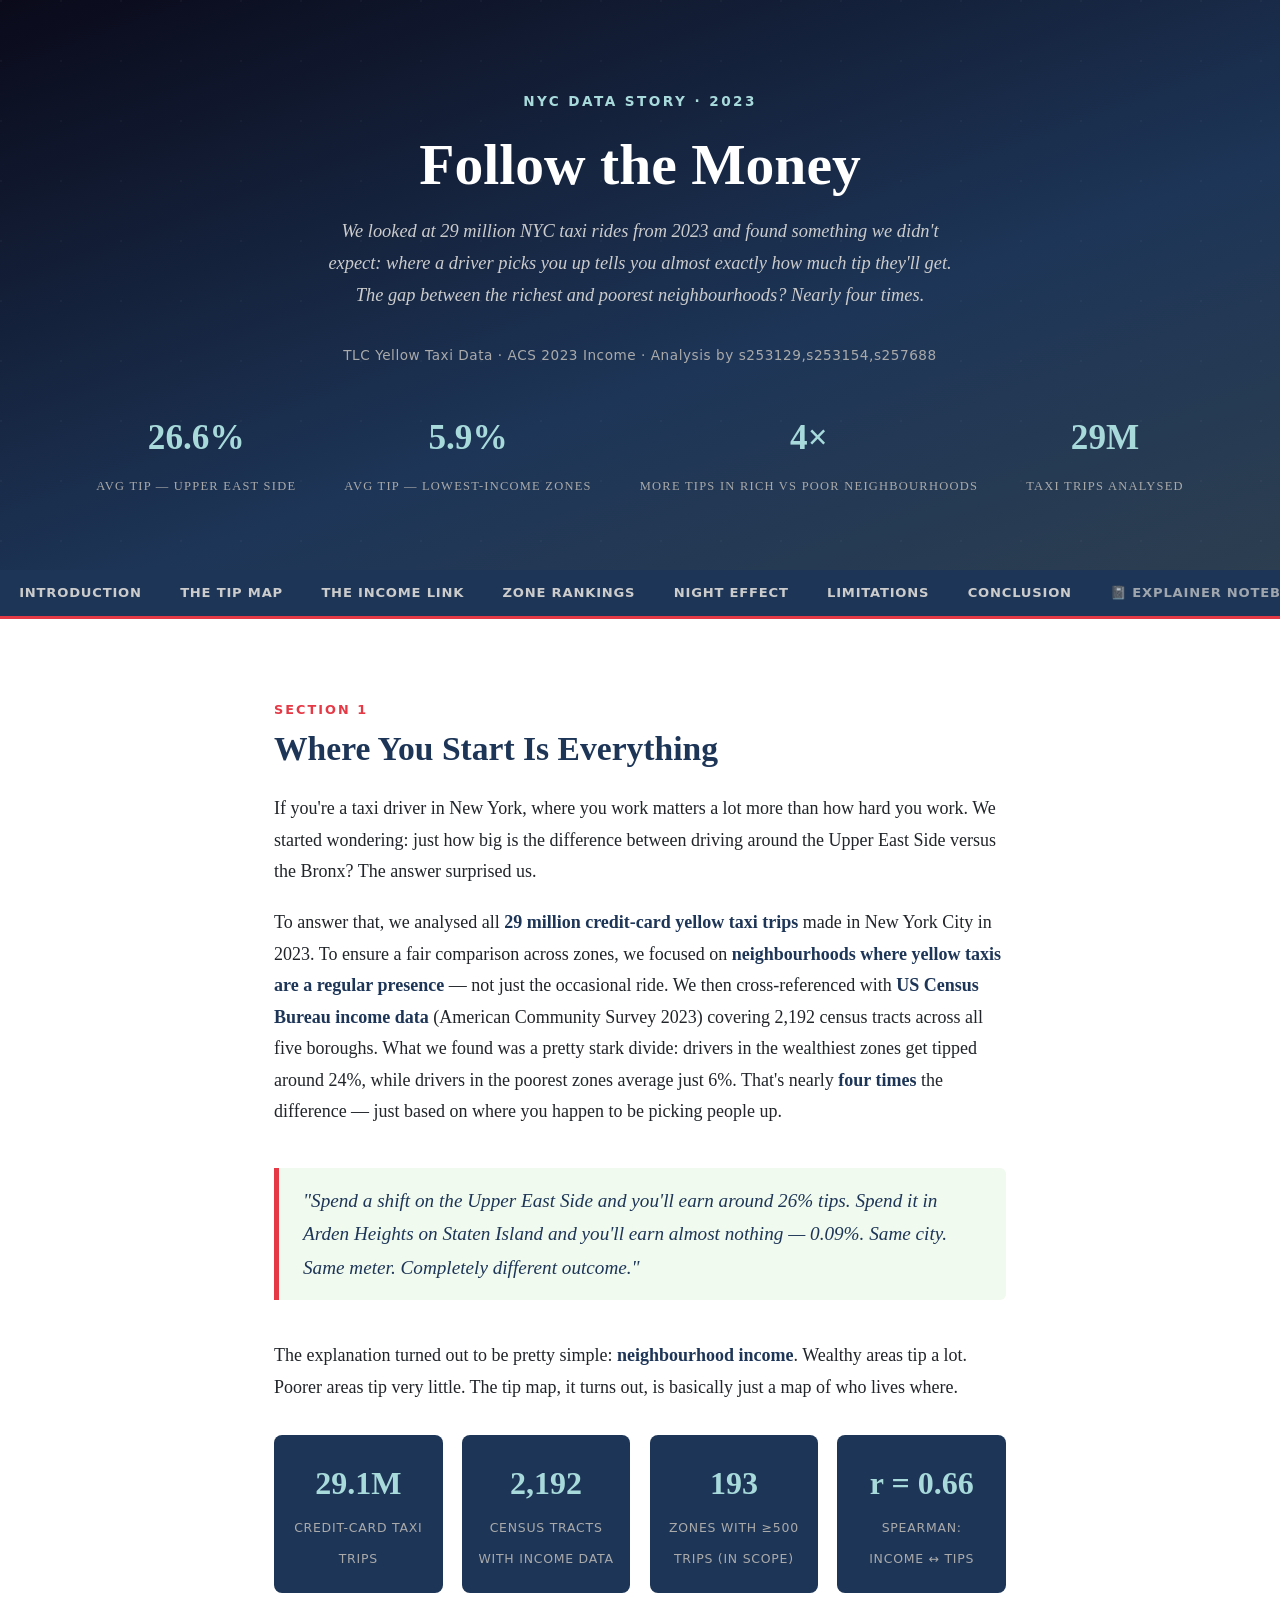
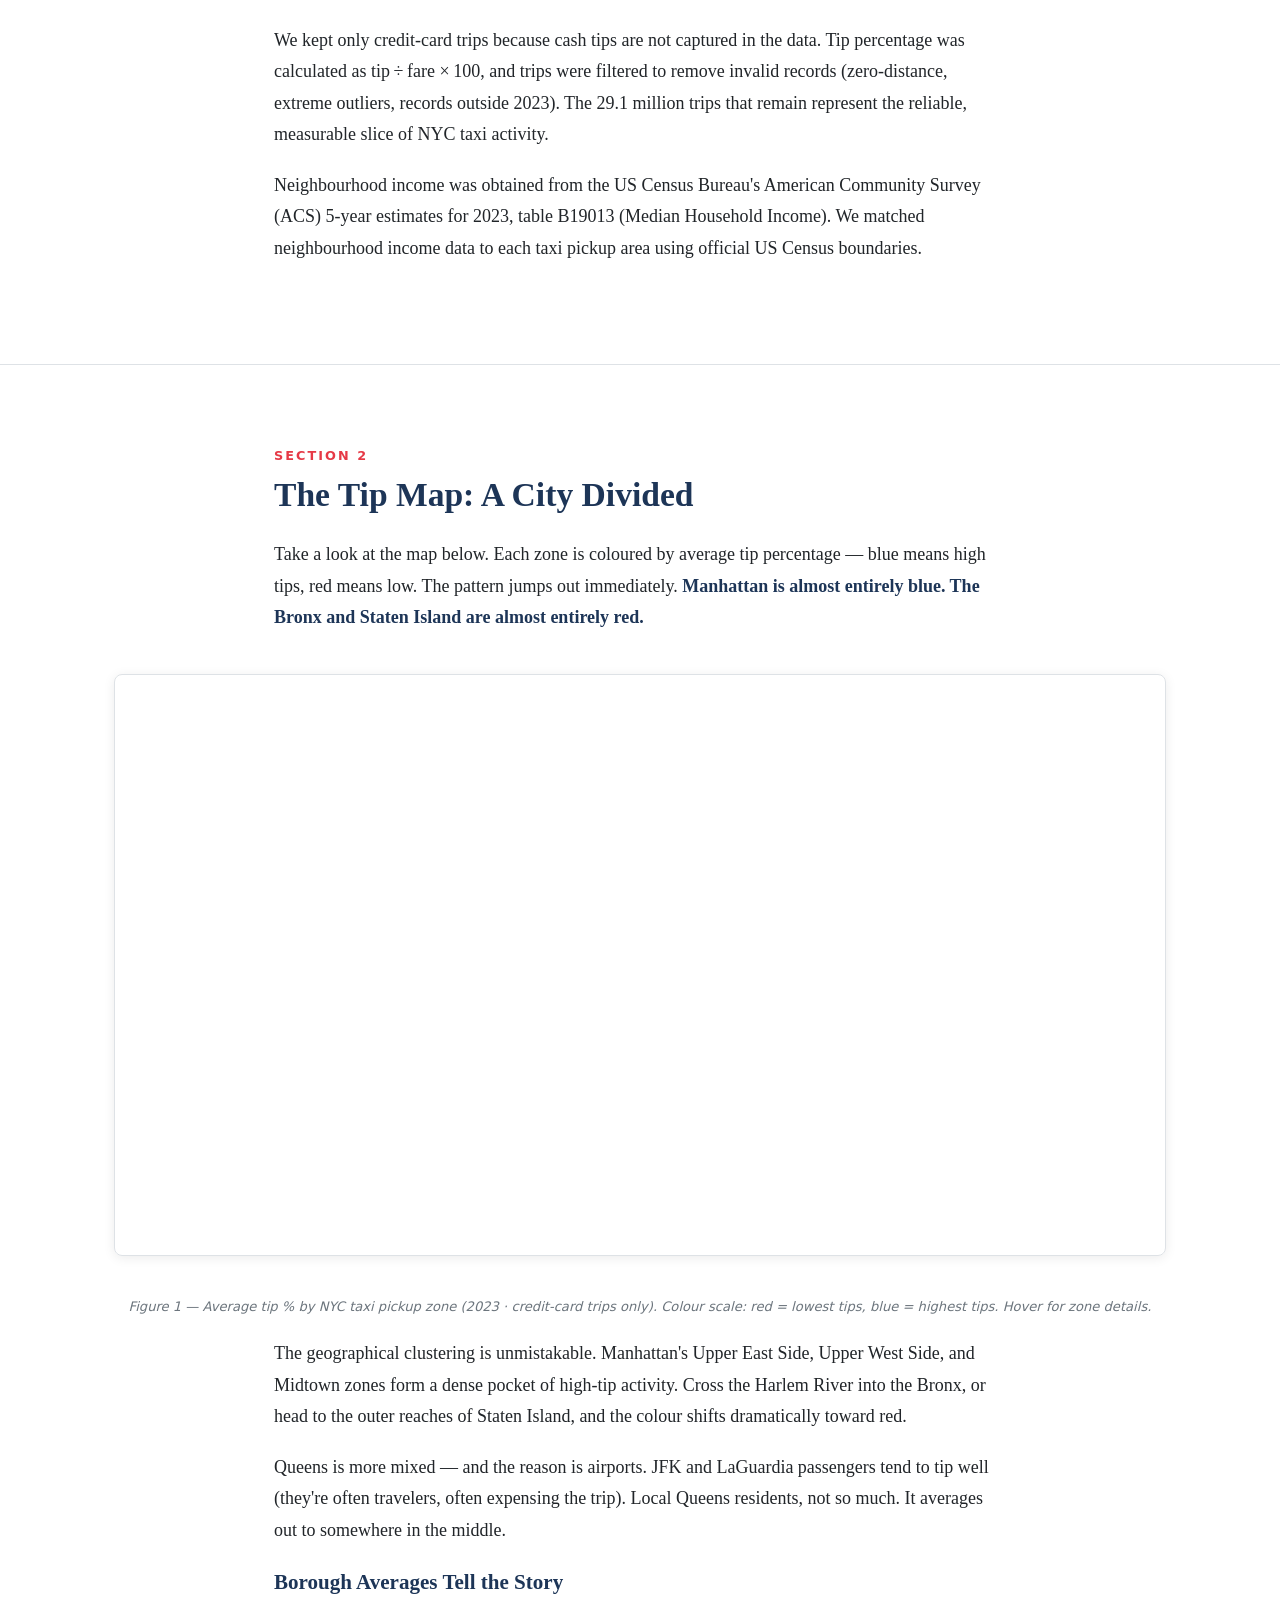
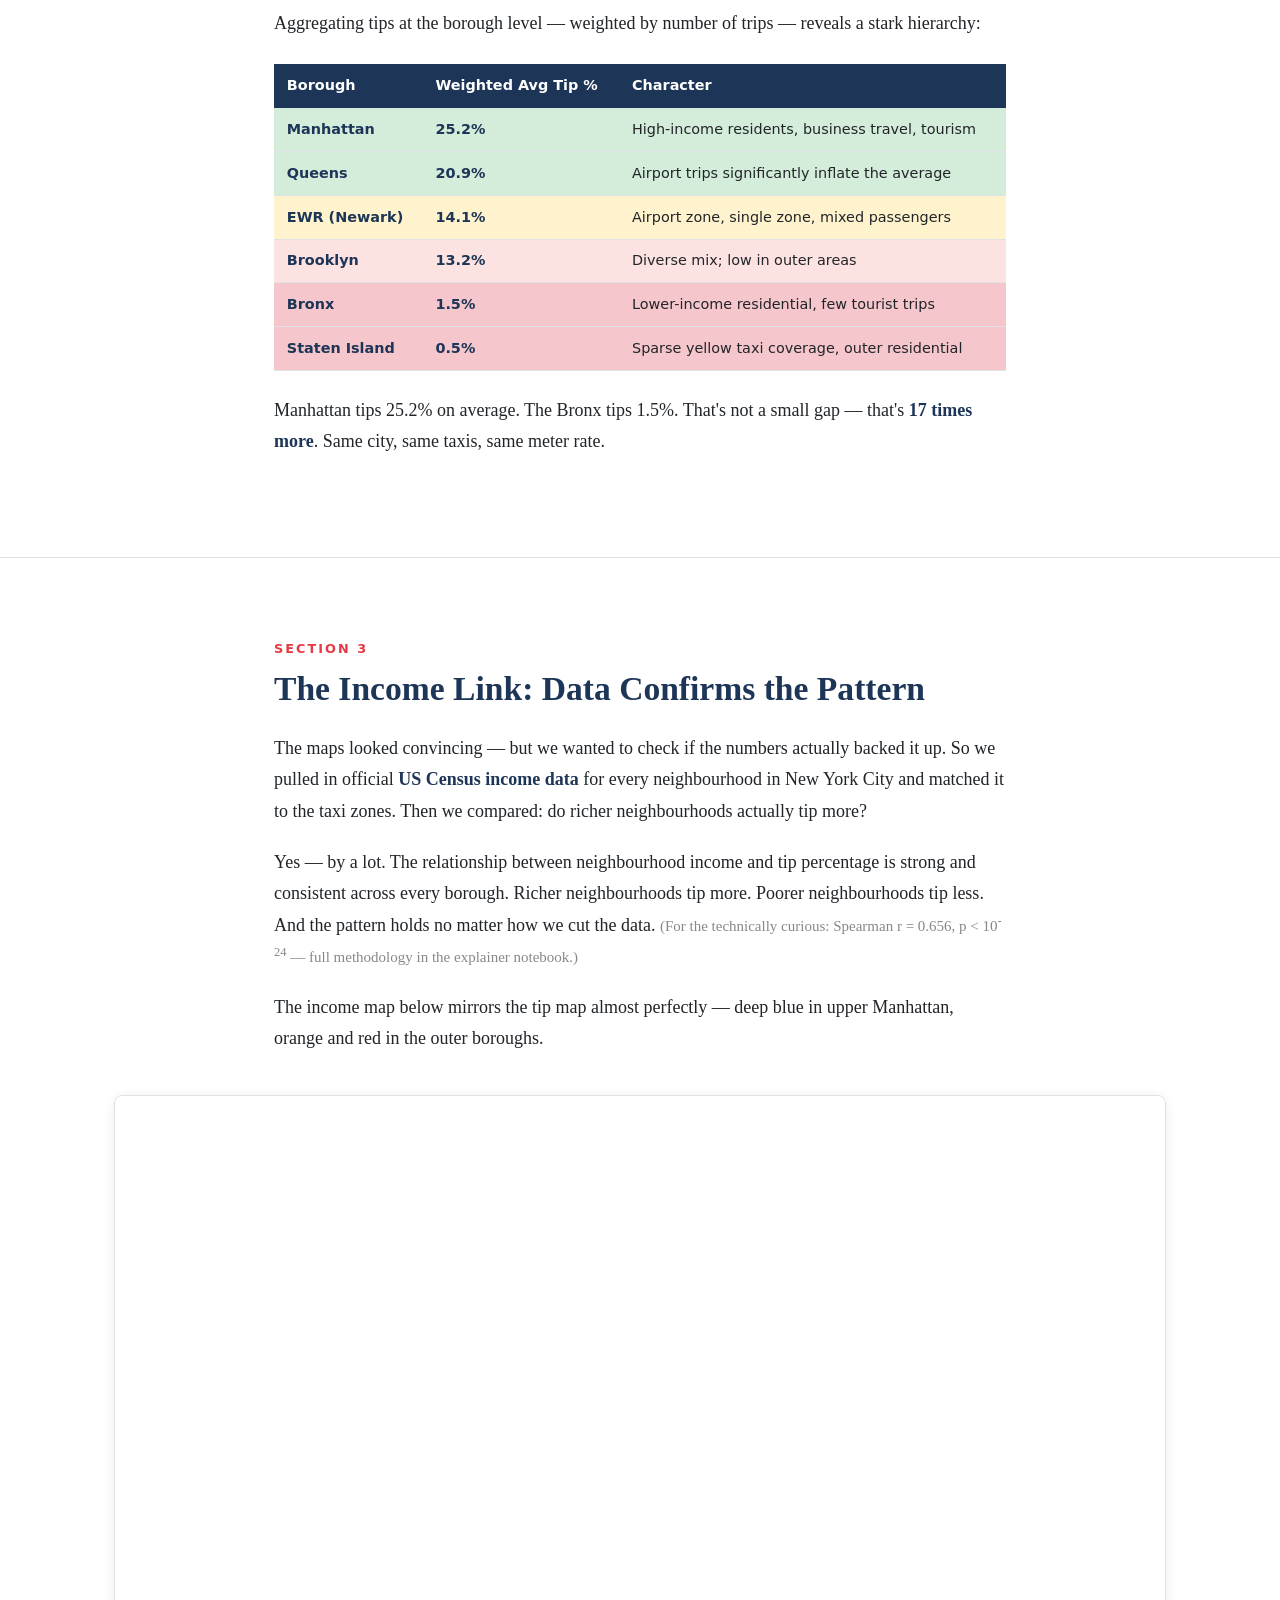
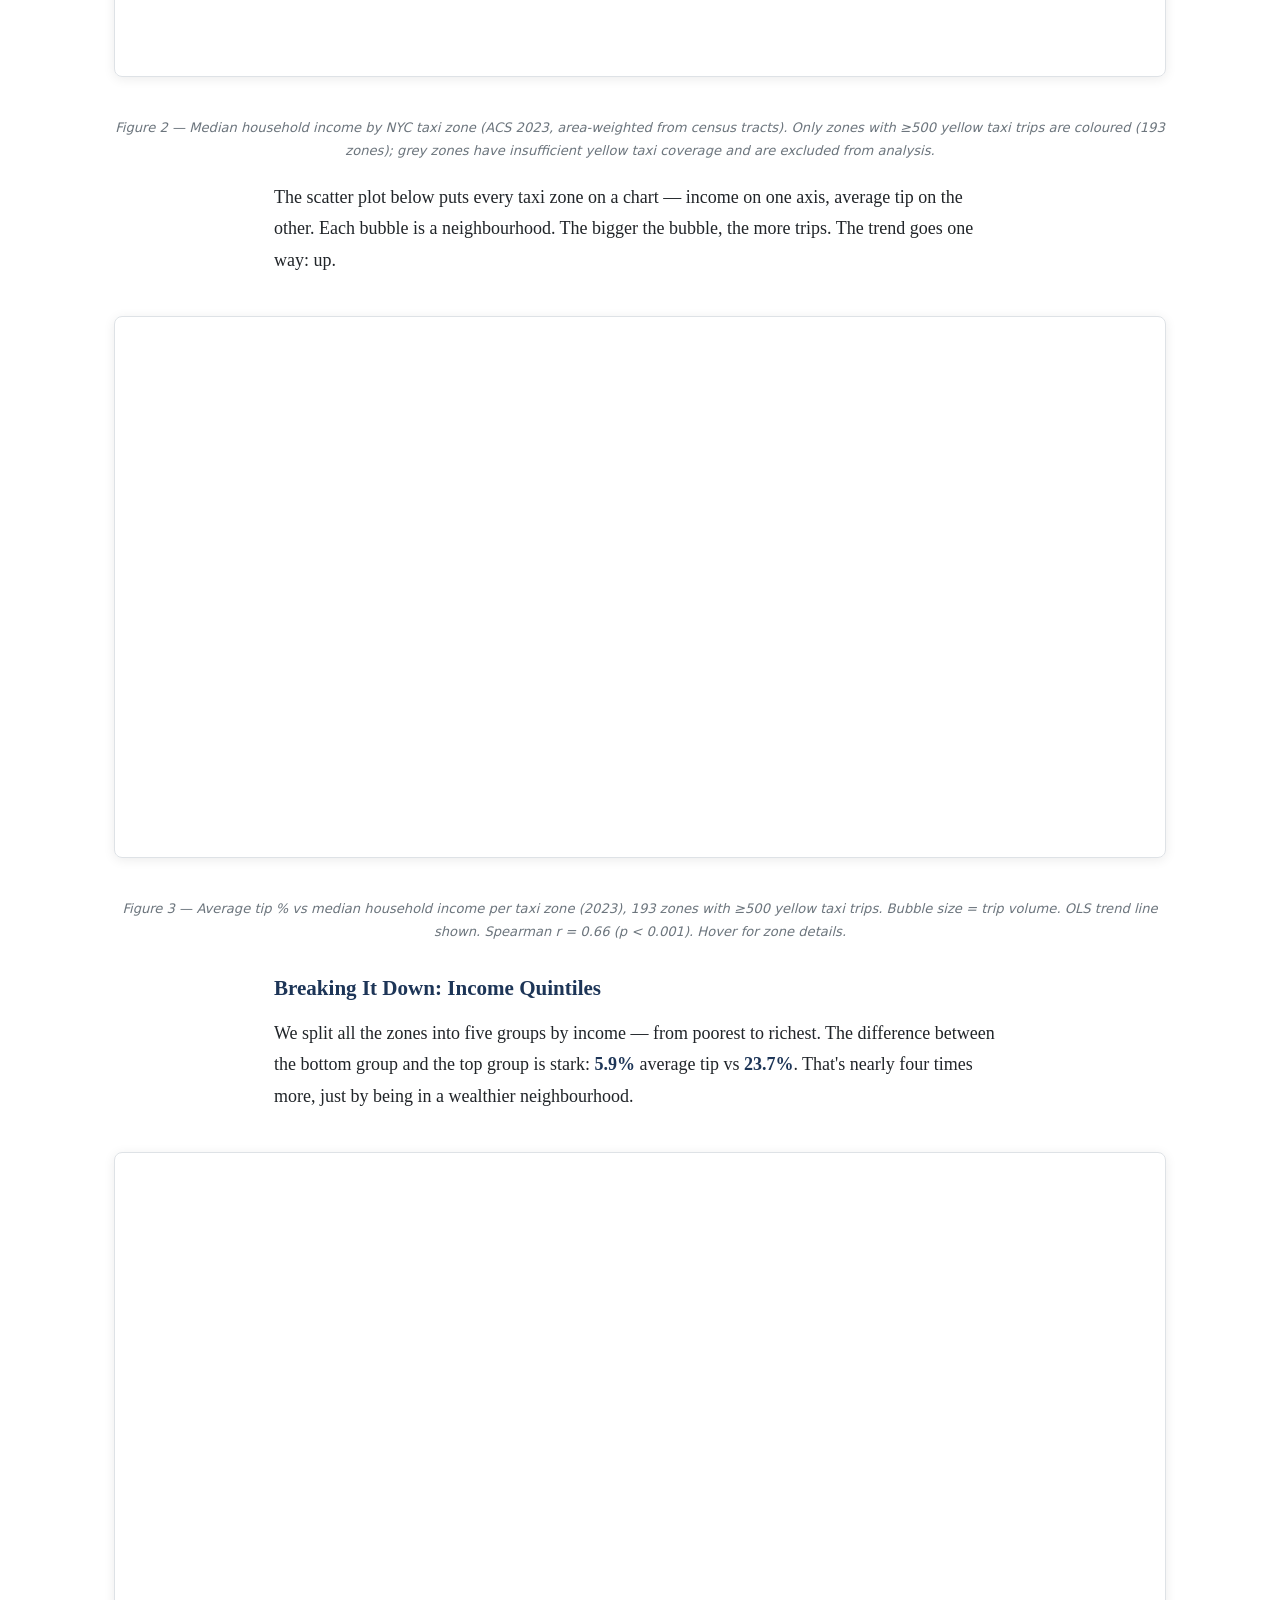
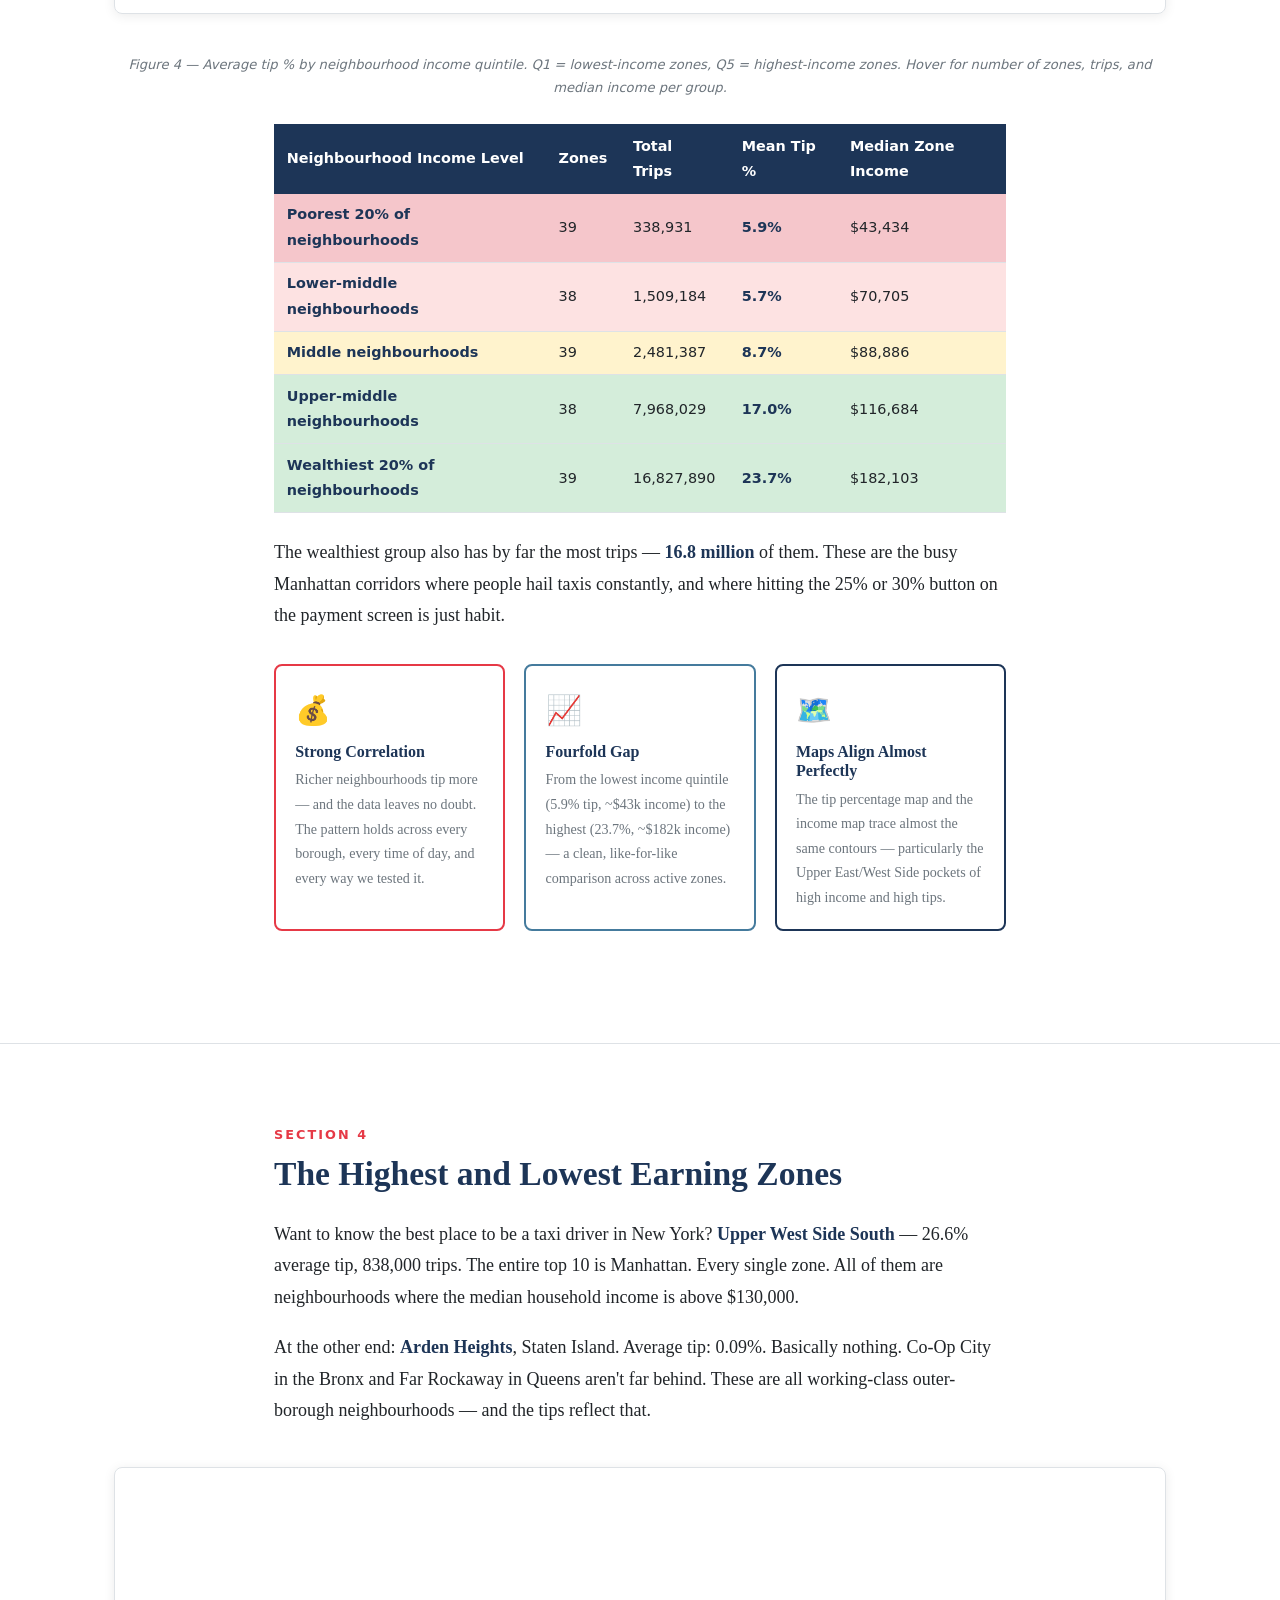
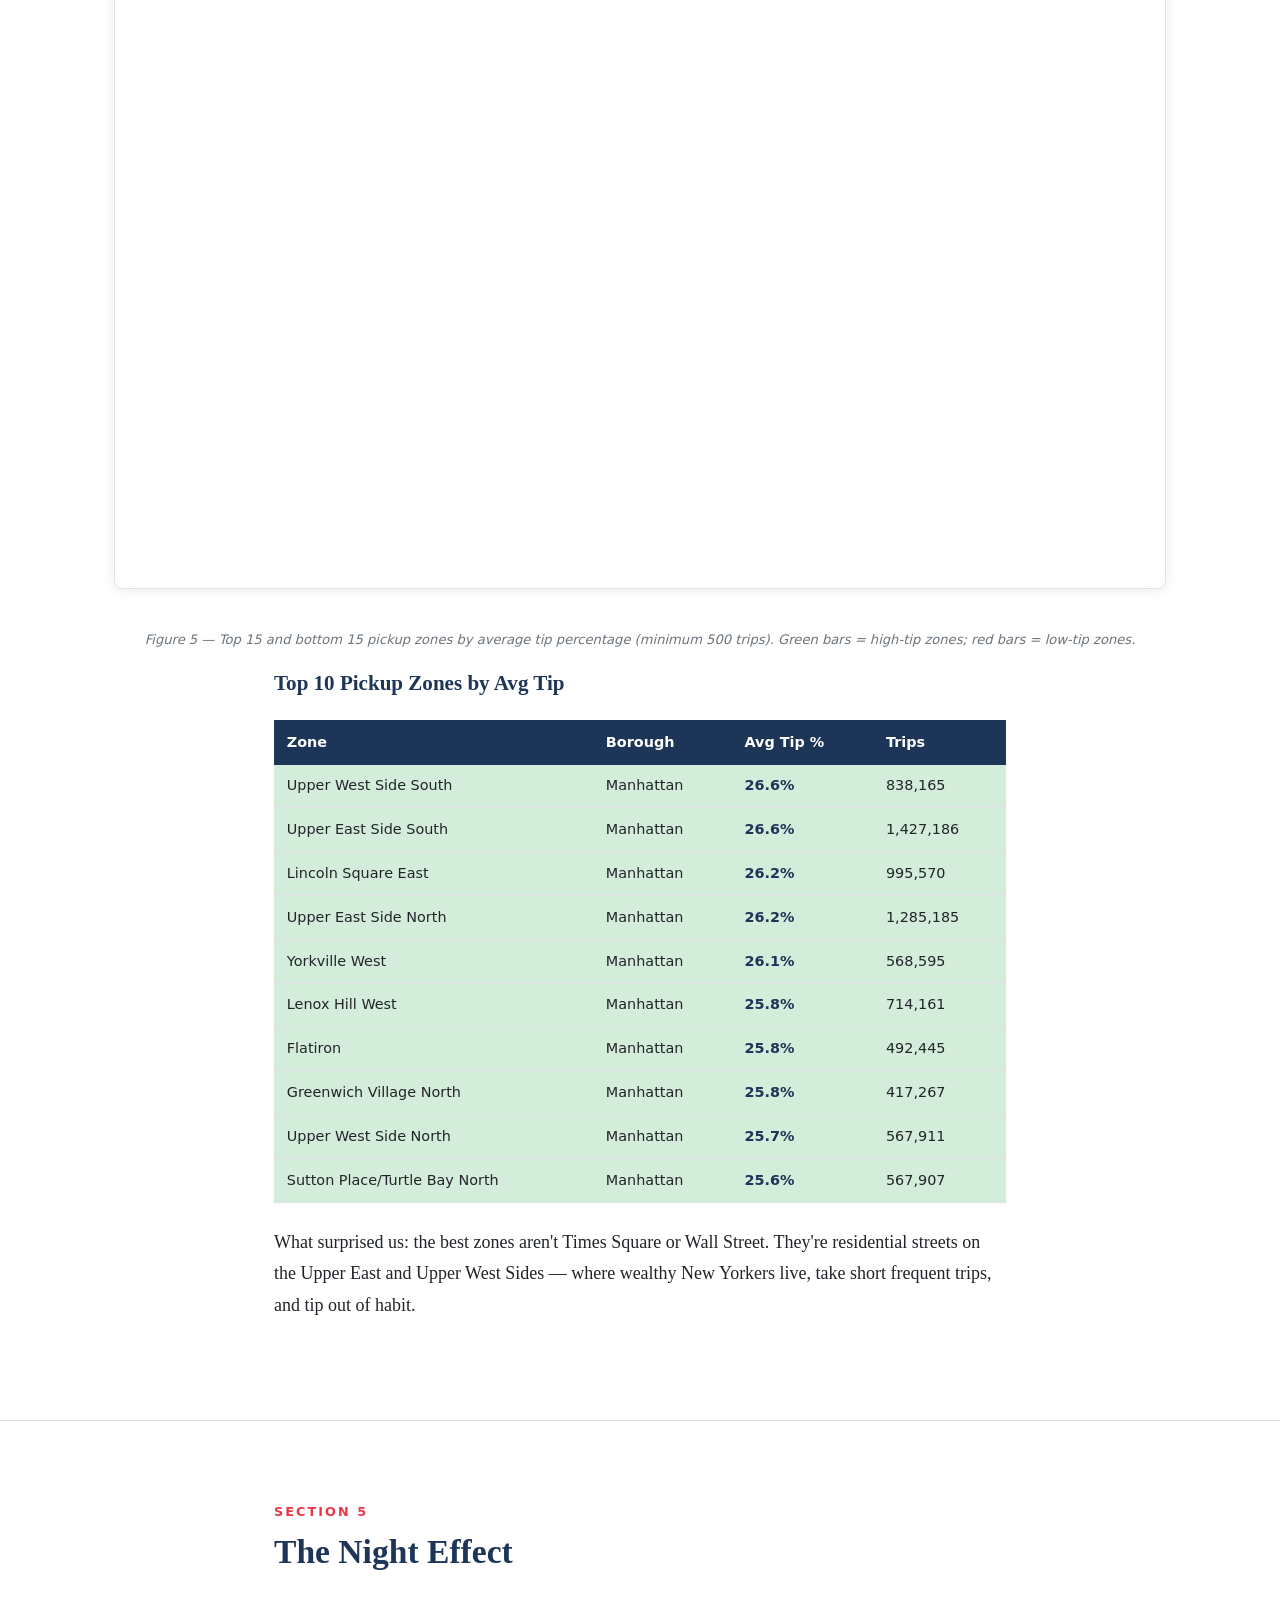
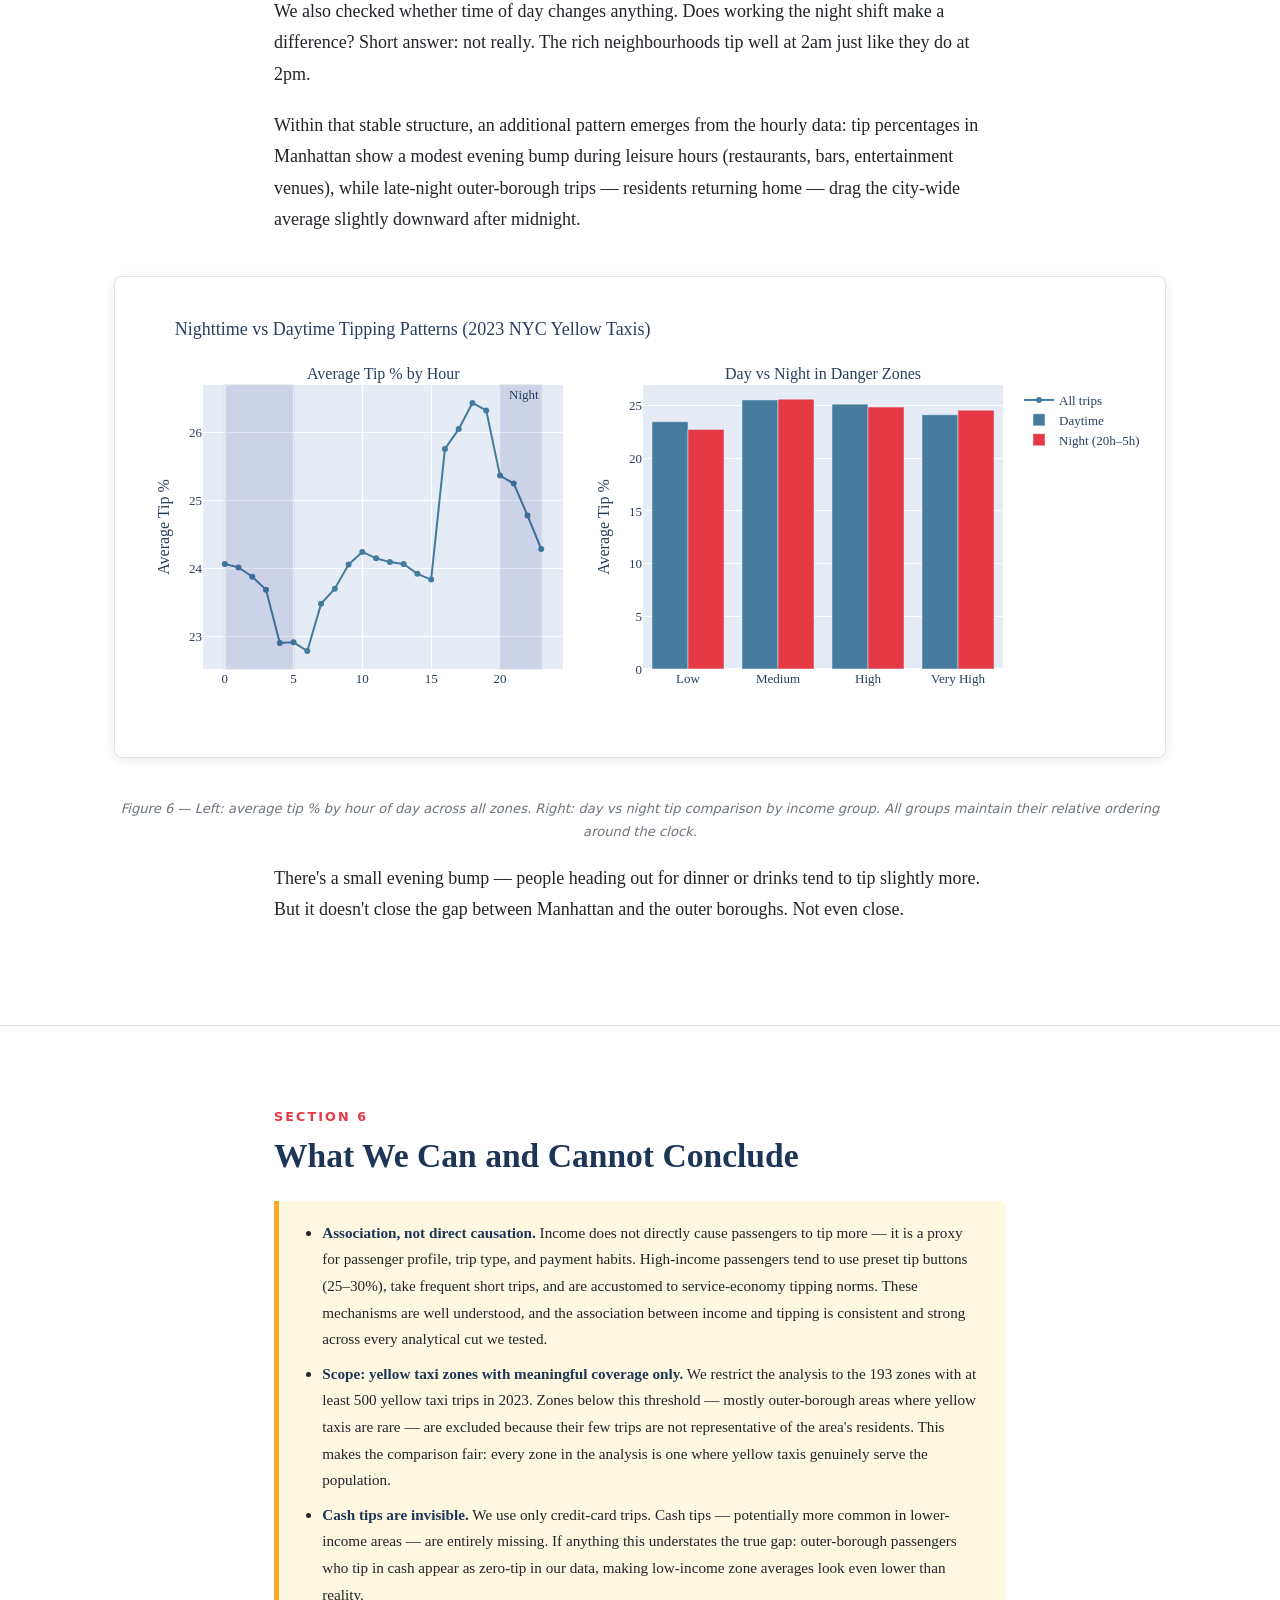
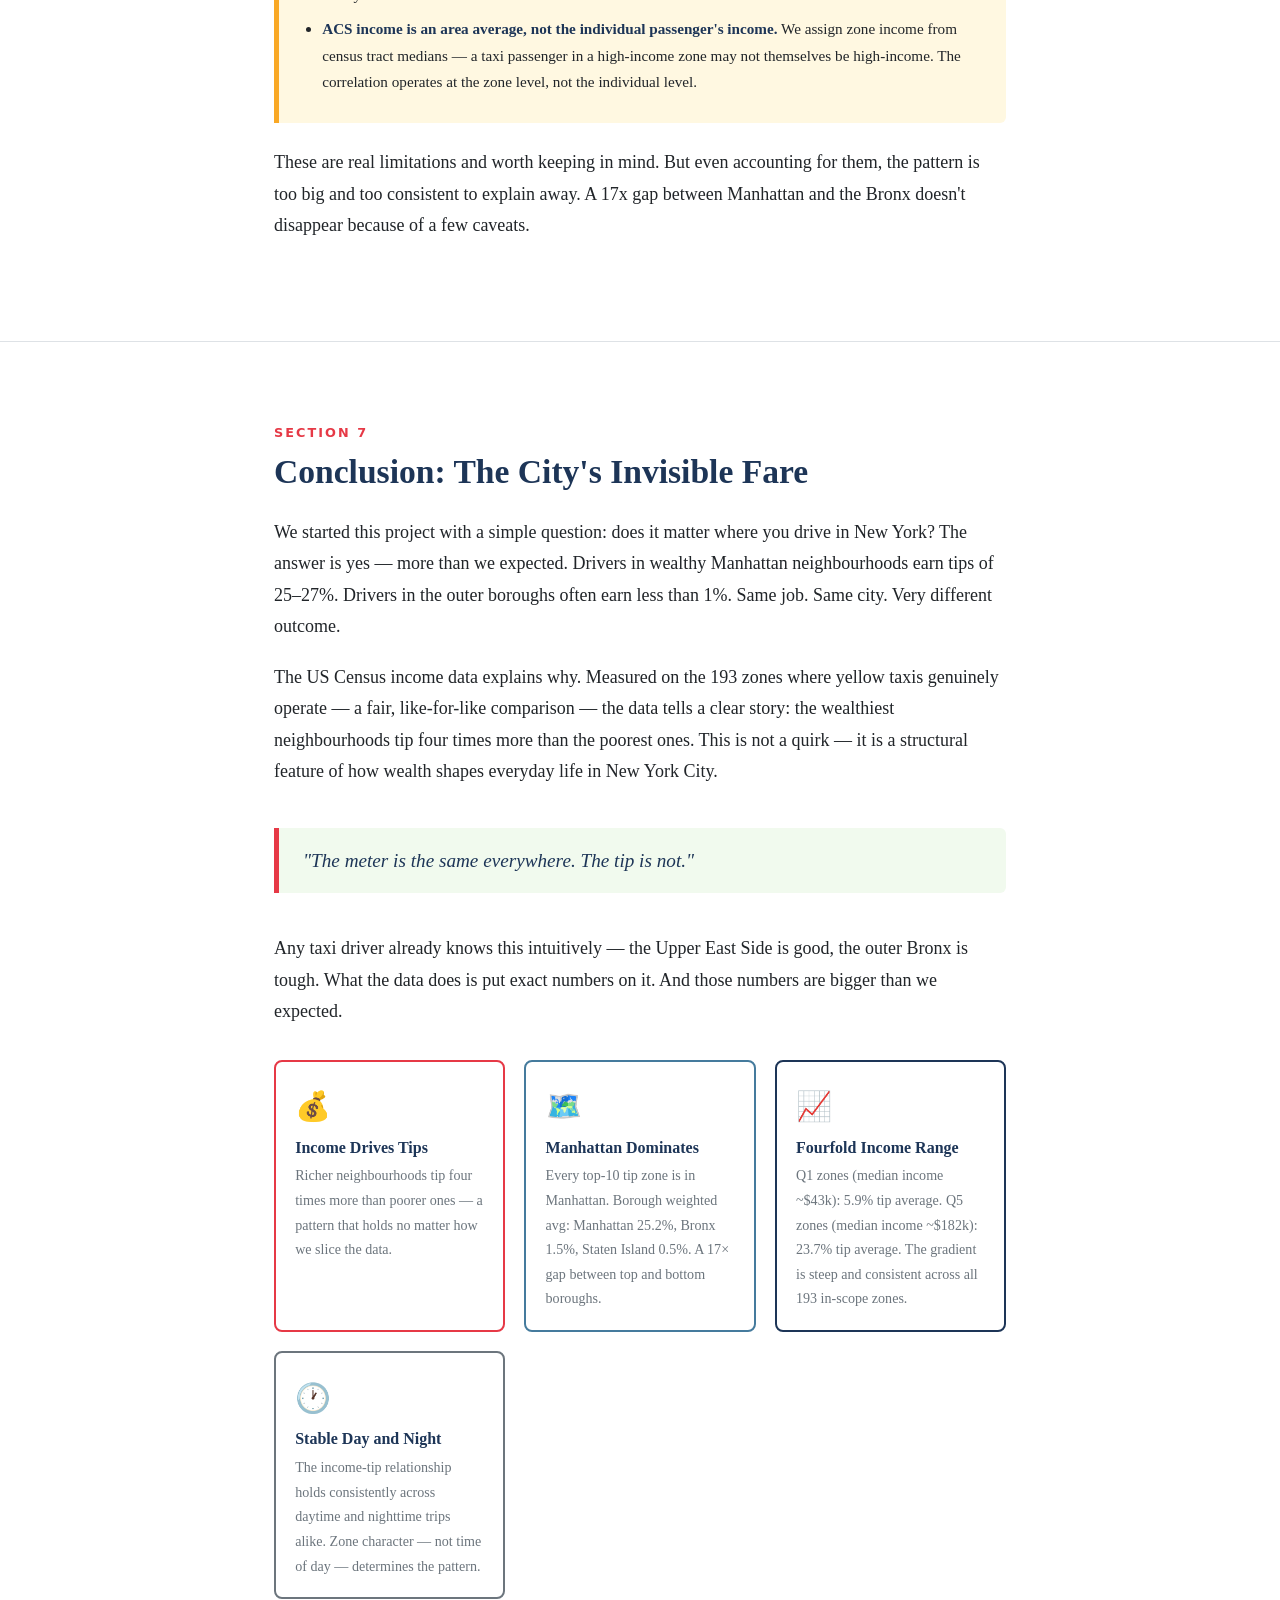
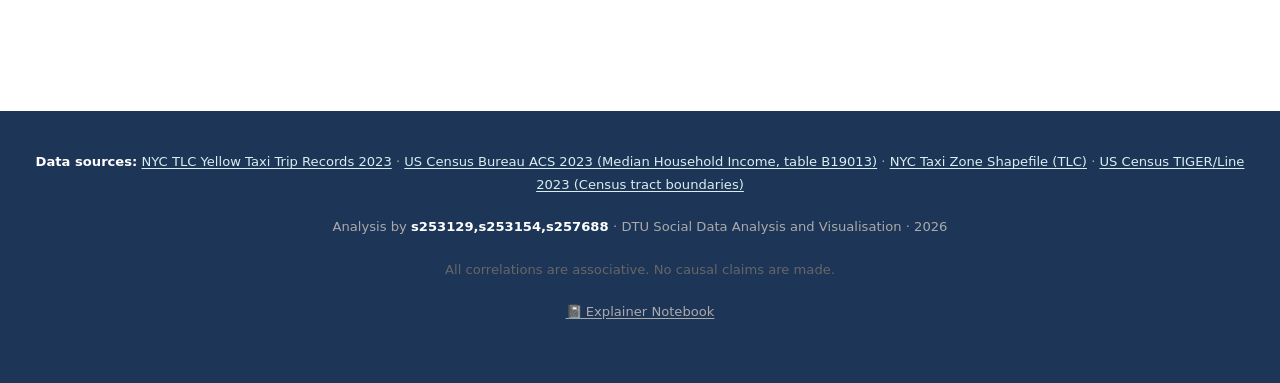
<file: index.html>
<!DOCTYPE html>
<html lang="en">
<head>
  <meta charset="UTF-8">
  <meta name="viewport" content="width=device-width, initial-scale=1.0">
  <title>Follow the Money — NYC Taxi Tip Geography 2023</title>
  <link rel="stylesheet" href="style.css?v=2">
</head>
<body>

<!-- ══ HERO ══════════════════════════════════════════════════════════ -->
<header class="hero">
  <p class="hero-kicker">NYC Data Story · 2023</p>
  <h1>Follow the Money</h1>
  <p class="subtitle">
    We looked at 29 million NYC taxi rides from 2023 and found something we didn't expect:
    where a driver picks you up tells you almost exactly how much tip they'll get.
    The gap between the richest and poorest neighbourhoods? Nearly four times.
  </p>
  <p class="hero-meta">TLC Yellow Taxi Data · ACS 2023 Income · Analysis by s253129,s253154,s257688</p>

  <div class="hero-stats">
    <div class="hero-stat">
      <span class="num">26.6%</span>
      <span class="lbl">Avg tip — Upper East Side</span>
    </div>
    <div class="hero-stat">
      <span class="num">5.9%</span>
      <span class="lbl">Avg tip — lowest-income zones</span>
    </div>
    <div class="hero-stat">
      <span class="num">4×</span>
      <span class="lbl">more tips in rich vs poor neighbourhoods</span>
    </div>
    <div class="hero-stat">
      <span class="num">29M</span>
      <span class="lbl">Taxi trips analysed</span>
    </div>
  </div>
</header>

<!-- ══ NAVIGATION ════════════════════════════════════════════════════ -->
<nav>
  <a href="#intro">Introduction</a>
  <a href="#tipmap">The Tip Map</a>
  <a href="#income">The Income Link</a>
  <a href="#rankings">Zone Rankings</a>
  <a href="#night">Night Effect</a>
  <a href="#caveats">Limitations</a>
  <a href="#conclusion">Conclusion</a>
  <a href="explainer_notebook.html" target="_blank" style="margin-left:auto; opacity:0.75;">📓 Explainer Notebook</a>
</nav>

<!-- ══ SECTION 1 · INTRODUCTION ══════════════════════════════════════ -->
<section id="intro">
  <div class="container">
    <p class="section-label">Section 1</p>
    <h2 class="section-title">Where You Start Is Everything</h2>

    <p>
      If you're a taxi driver in New York, where you work matters a lot more than how hard you work.
      We started wondering: just how big is the difference between driving around the Upper East Side
      versus the Bronx? The answer surprised us.
    </p>
    <p>
      To answer that, we analysed all <strong>29 million credit-card yellow
      taxi trips</strong> made in New York City in 2023. To ensure a fair
      comparison across zones, we focused on
      <strong>neighbourhoods where yellow taxis are a regular presence</strong> —
      not just the occasional ride. We then cross-referenced
      with <strong>US Census Bureau income data</strong> (American Community
      Survey 2023) covering 2,192 census tracts across all five boroughs.
      What we found was a pretty stark divide: drivers in the wealthiest zones get tipped around 24%,
      while drivers in the poorest zones average just 6%. That's nearly <strong>four times</strong> the difference —
      just based on where you happen to be picking people up.
    </p>

    <div class="pullquote">
      "Spend a shift on the Upper East Side and you'll earn around 26% tips.
      Spend it in Arden Heights on Staten Island and you'll earn almost nothing — 0.09%.
      Same city. Same meter. Completely different outcome."
    </div>

    <p>
      The explanation turned out to be pretty simple: <strong>neighbourhood income</strong>.
      Wealthy areas tip a lot. Poorer areas tip very little.
      The tip map, it turns out, is basically just a map of who lives where.
    </p>

    <div class="stat-row">
      <div class="stat-card">
        <span class="val">29.1M</span>
        <span class="desc">Credit-card taxi trips</span>
      </div>
      <div class="stat-card">
        <span class="val">2,192</span>
        <span class="desc">Census tracts with income data</span>
      </div>
      <div class="stat-card">
        <span class="val">193</span>
        <span class="desc">Zones with ≥500 trips (in scope)</span>
      </div>
      <div class="stat-card">
        <span class="val">r = 0.66</span>
        <span class="desc">Spearman: income ↔ tips</span>
      </div>
    </div>

    <p>
      We kept only credit-card trips because cash tips are not captured in
      the data. Tip percentage was calculated as tip&thinsp;÷&thinsp;fare ×&thinsp;100,
      and trips were filtered to remove invalid records (zero-distance, extreme
      outliers, records outside 2023). The 29.1 million trips that remain
      represent the reliable, measurable slice of NYC taxi activity.
    </p>
    <p>
      Neighbourhood income was obtained from the US Census Bureau's American
      Community Survey (ACS) 5-year estimates for 2023, table B19013 (Median
      Household Income). We matched neighbourhood income data to each taxi pickup area using official US Census boundaries.
    </p>
  </div>
</section>

<!-- ══ SECTION 2 · THE TIP MAP ════════════════════════════════════════ -->
<section id="tipmap">
  <div class="container">
    <p class="section-label">Section 2</p>
    <h2 class="section-title">The Tip Map: A City Divided</h2>

    <p>
      Take a look at the map below. Each zone is coloured by average tip percentage —
      blue means high tips, red means low. The pattern jumps out immediately.
      <strong>Manhattan is almost entirely blue. The Bronx and Staten Island are almost entirely red.</strong>
    </p>
  </div>

  <div class="wide-container">
    <div class="viz-wrap">
      <iframe src="visualizations/tip_pct_map.html" height="580" loading="lazy"></iframe>
    </div>
    <p class="viz-caption">
      Figure 1 — Average tip % by NYC taxi pickup zone (2023 · credit-card trips only).
      Colour scale: red = lowest tips, blue = highest tips. Hover for zone details.
    </p>
  </div>

  <div class="container">
    <p>
      The geographical clustering is unmistakable. Manhattan's Upper East Side,
      Upper West Side, and Midtown zones form a dense pocket of high-tip
      activity. Cross the Harlem River into the Bronx, or head to the outer
      reaches of Staten Island, and the colour shifts dramatically toward red.
    </p>
    <p>
      Queens is more mixed — and the reason is airports. JFK and LaGuardia passengers
      tend to tip well (they're often travelers, often expensing the trip).
      Local Queens residents, not so much. It averages out to somewhere in the middle.
    </p>

    <h3 style="color:var(--navy); margin: 1.5rem 0 0.8rem;">Borough Averages Tell the Story</h3>
    <p>
      Aggregating tips at the borough level — weighted by number of trips —
      reveals a stark hierarchy:
    </p>

    <table class="bucket-table">
      <thead>
        <tr>
          <th>Borough</th>
          <th>Weighted Avg Tip %</th>
          <th>Character</th>
        </tr>
      </thead>
      <tbody>
        <tr class="danger-low">
          <td><strong>Manhattan</strong></td>
          <td><strong>25.2%</strong></td>
          <td>High-income residents, business travel, tourism</td>
        </tr>
        <tr class="danger-low">
          <td><strong>Queens</strong></td>
          <td><strong>20.9%</strong></td>
          <td>Airport trips significantly inflate the average</td>
        </tr>
        <tr class="danger-med">
          <td><strong>EWR (Newark)</strong></td>
          <td><strong>14.1%</strong></td>
          <td>Airport zone, single zone, mixed passengers</td>
        </tr>
        <tr class="danger-high">
          <td><strong>Brooklyn</strong></td>
          <td><strong>13.2%</strong></td>
          <td>Diverse mix; low in outer areas</td>
        </tr>
        <tr class="danger-vhigh">
          <td><strong>Bronx</strong></td>
          <td><strong>1.5%</strong></td>
          <td>Lower-income residential, few tourist trips</td>
        </tr>
        <tr class="danger-vhigh">
          <td><strong>Staten Island</strong></td>
          <td><strong>0.5%</strong></td>
          <td>Sparse yellow taxi coverage, outer residential</td>
        </tr>
      </tbody>
    </table>

    <p>
      Manhattan tips 25.2% on average. The Bronx tips 1.5%. That's not a small gap —
      that's <strong>17 times more</strong>. Same city, same taxis, same meter rate.
    </p>
  </div>
</section>

<!-- ══ SECTION 3 · THE INCOME LINK ═══════════════════════════════════ -->
<section id="income">
  <div class="container">
    <p class="section-label">Section 3</p>
    <h2 class="section-title">The Income Link: Data Confirms the Pattern</h2>

    <p>
      The maps looked convincing — but we wanted to check if the numbers actually backed it up.
      So we pulled in official <strong>US Census income data</strong> for every neighbourhood in New York City
      and matched it to the taxi zones. Then we compared: do richer neighbourhoods actually tip more?
    </p>
    <p>
      Yes — by a lot. The relationship between neighbourhood income and tip percentage
      is strong and consistent across every borough. Richer neighbourhoods tip more.
      Poorer neighbourhoods tip less. And the pattern holds no matter how we cut the data.
      <small style="color:#888;">(For the technically curious: Spearman r = 0.656, p &lt; 10<sup>-24</sup> — full methodology in the explainer notebook.)</small>
    </p>

    <p>
      The income map below mirrors the tip map almost perfectly — deep blue
      in upper Manhattan, orange and red in the outer boroughs.
    </p>
  </div>

  <div class="wide-container">
    <div class="viz-wrap">
      <iframe src="visualizations/income_map.html" height="580" loading="lazy"></iframe>
    </div>
    <p class="viz-caption">
      Figure 2 — Median household income by NYC taxi zone (ACS 2023, area-weighted from
      census tracts). Only zones with ≥500 yellow taxi trips are coloured (193 zones);
      grey zones have insufficient yellow taxi coverage and are excluded from analysis.
    </p>
  </div>

  <div class="container">
    <p>
      The scatter plot below puts every taxi zone on a chart — income on one axis,
      average tip on the other. Each bubble is a neighbourhood. The bigger the bubble,
      the more trips. The trend goes one way: up.
    </p>
  </div>

  <div class="wide-container">
    <div class="viz-wrap">
      <iframe src="visualizations/income_vs_tips_scatter.html" height="540" loading="lazy"></iframe>
    </div>
    <p class="viz-caption">
      Figure 3 — Average tip % vs median household income per taxi zone (2023),
      193 zones with ≥500 yellow taxi trips. Bubble size = trip volume.
      OLS trend line shown. Spearman r = 0.66 (p &lt; 0.001). Hover for zone details.
    </p>
  </div>

  <div class="container">
    <h3 style="color:var(--navy); margin: 2rem 0 1rem;">Breaking It Down: Income Quintiles</h3>
    <p>
      We split all the zones into five groups by income — from poorest to richest.
      The difference between the bottom group and the top group is stark:
      <strong>5.9%</strong> average tip vs <strong>23.7%</strong>. That's nearly four times more,
      just by being in a wealthier neighbourhood.
    </p>
  </div>

  <div class="wide-container">
    <div class="viz-wrap">
      <iframe src="visualizations/tip_by_income_group.html" height="460" loading="lazy"></iframe>
    </div>
    <p class="viz-caption">
      Figure 4 — Average tip % by neighbourhood income quintile. Q1 = lowest-income zones,
      Q5 = highest-income zones. Hover for number of zones, trips, and median income per group.
    </p>
  </div>

  <div class="container">
    <table class="bucket-table">
      <thead>
        <tr>
          <th>Neighbourhood Income Level</th>
          <th>Zones</th>
          <th>Total Trips</th>
          <th>Mean Tip %</th>
          <th>Median Zone Income</th>
        </tr>
      </thead>
      <tbody>
        <tr class="danger-vhigh">
          <td><strong>Poorest 20% of neighbourhoods</strong></td>
          <td>39</td>
          <td>338,931</td>
          <td><strong>5.9%</strong></td>
          <td>$43,434</td>
        </tr>
        <tr class="danger-high">
          <td><strong>Lower-middle neighbourhoods</strong></td>
          <td>38</td>
          <td>1,509,184</td>
          <td><strong>5.7%</strong></td>
          <td>$70,705</td>
        </tr>
        <tr class="danger-med">
          <td><strong>Middle neighbourhoods</strong></td>
          <td>39</td>
          <td>2,481,387</td>
          <td><strong>8.7%</strong></td>
          <td>$88,886</td>
        </tr>
        <tr class="danger-low">
          <td><strong>Upper-middle neighbourhoods</strong></td>
          <td>38</td>
          <td>7,968,029</td>
          <td><strong>17.0%</strong></td>
          <td>$116,684</td>
        </tr>
        <tr class="danger-low">
          <td><strong>Wealthiest 20% of neighbourhoods</strong></td>
          <td>39</td>
          <td>16,827,890</td>
          <td><strong>23.7%</strong></td>
          <td>$182,103</td>
        </tr>
      </tbody>
    </table>

    <p style="margin-top:1rem;">
      The wealthiest group also has by far the most trips — <strong>16.8 million</strong> of them.
      These are the busy Manhattan corridors where people hail taxis constantly,
      and where hitting the 25% or 30% button on the payment screen is just habit.
    </p>

    <div class="findings-grid" style="margin-top:2rem;">
      <div class="finding-card" style="border-color:var(--red);">
        <div class="icon">💰</div>
        <h4>Strong Correlation</h4>
        <p>Richer neighbourhoods tip more — and the data leaves no doubt. The pattern holds across every borough, every time of day, and every way we tested it.</p>
      </div>
      <div class="finding-card" style="border-color:var(--blue);">
        <div class="icon">📈</div>
        <h4>Fourfold Gap</h4>
        <p>From the lowest income quintile (5.9% tip, ~$43k income) to the highest (23.7%, ~$182k income) — a clean, like-for-like comparison across active zones.</p>
      </div>
      <div class="finding-card" style="border-color:var(--navy);">
        <div class="icon">🗺️</div>
        <h4>Maps Align Almost Perfectly</h4>
        <p>The tip percentage map and the income map trace almost the same contours — particularly the Upper East/West Side pockets of high income and high tips.</p>
      </div>
    </div>
  </div>
</section>

<!-- ══ SECTION 4 · ZONE RANKINGS ══════════════════════════════════════ -->
<section id="rankings">
  <div class="container">
    <p class="section-label">Section 4</p>
    <h2 class="section-title">The Highest and Lowest Earning Zones</h2>

    <p>
      Want to know the best place to be a taxi driver in New York?
      <strong>Upper West Side South</strong> — 26.6% average tip, 838,000 trips.
      The entire top 10 is Manhattan. Every single zone.
      All of them are neighbourhoods where the median household income is above $130,000.
    </p>
    <p>
      At the other end: <strong>Arden Heights</strong>, Staten Island. Average tip: 0.09%.
      Basically nothing. Co-Op City in the Bronx and Far Rockaway in Queens aren't far behind.
      These are all working-class outer-borough neighbourhoods — and the tips reflect that.
    </p>
  </div>

  <div class="wide-container">
    <div class="viz-wrap">
      <iframe src="visualizations/zone_tip_ranking.html" height="720" loading="lazy"></iframe>
    </div>
    <p class="viz-caption">
      Figure 5 — Top 15 and bottom 15 pickup zones by average tip percentage
      (minimum 500 trips). Green bars = high-tip zones; red bars = low-tip zones.
    </p>
  </div>

  <div class="container">
    <h3 style="color:var(--navy); margin-bottom:1rem;">Top 10 Pickup Zones by Avg Tip</h3>
    <table class="bucket-table">
      <thead>
        <tr>
          <th>Zone</th>
          <th>Borough</th>
          <th>Avg Tip %</th>
          <th>Trips</th>
        </tr>
      </thead>
      <tbody>
        <tr class="danger-low"><td>Upper West Side South</td><td>Manhattan</td><td><strong>26.6%</strong></td><td>838,165</td></tr>
        <tr class="danger-low"><td>Upper East Side South</td><td>Manhattan</td><td><strong>26.6%</strong></td><td>1,427,186</td></tr>
        <tr class="danger-low"><td>Lincoln Square East</td><td>Manhattan</td><td><strong>26.2%</strong></td><td>995,570</td></tr>
        <tr class="danger-low"><td>Upper East Side North</td><td>Manhattan</td><td><strong>26.2%</strong></td><td>1,285,185</td></tr>
        <tr class="danger-low"><td>Yorkville West</td><td>Manhattan</td><td><strong>26.1%</strong></td><td>568,595</td></tr>
        <tr class="danger-low"><td>Lenox Hill West</td><td>Manhattan</td><td><strong>25.8%</strong></td><td>714,161</td></tr>
        <tr class="danger-low"><td>Flatiron</td><td>Manhattan</td><td><strong>25.8%</strong></td><td>492,445</td></tr>
        <tr class="danger-low"><td>Greenwich Village North</td><td>Manhattan</td><td><strong>25.8%</strong></td><td>417,267</td></tr>
        <tr class="danger-low"><td>Upper West Side North</td><td>Manhattan</td><td><strong>25.7%</strong></td><td>567,911</td></tr>
        <tr class="danger-low"><td>Sutton Place/Turtle Bay North</td><td>Manhattan</td><td><strong>25.6%</strong></td><td>567,907</td></tr>
      </tbody>
    </table>

    <p style="margin-top:1.5rem;">
      What surprised us: the best zones aren't Times Square or Wall Street.
      They're residential streets on the Upper East and Upper West Sides —
      where wealthy New Yorkers live, take short frequent trips, and tip out of habit.
    </p>
  </div>
</section>

<!-- ══ SECTION 5 · THE NIGHT EFFECT ══════════════════════════════════ -->
<section id="night">
  <div class="container">
    <p class="section-label">Section 5</p>
    <h2 class="section-title">The Night Effect</h2>

    <p>
      We also checked whether time of day changes anything. Does working the night shift make a difference?
      Short answer: not really. The rich neighbourhoods tip well at 2am just like they do at 2pm.
    </p>
    <p>
      Within that stable structure, an additional pattern emerges from the
      hourly data: tip percentages in Manhattan show a modest evening bump
      during leisure hours (restaurants, bars, entertainment venues), while
      late-night outer-borough trips — residents returning home — drag the
      city-wide average slightly downward after midnight.
    </p>
  </div>

  <div class="wide-container">
    <div class="viz-wrap">
      <iframe src="visualizations/nighttime_tips_analysis.html" height="480" loading="lazy"></iframe>
    </div>
    <p class="viz-caption">
      Figure 6 — Left: average tip % by hour of day across all zones.
      Right: day vs night tip comparison by income group.
      All groups maintain their relative ordering around the clock.
    </p>
  </div>

  <div class="container">
    <p>
      There's a small evening bump — people heading out for dinner or drinks tend to tip slightly more.
      But it doesn't close the gap between Manhattan and the outer boroughs.
      Not even close.
    </p>
  </div>
</section>

<!-- ══ SECTION 7 · LIMITATIONS ═══════════════════════════════════════ -->
<section id="caveats">
  <div class="container">
    <p class="section-label">Section 6</p>
    <h2 class="section-title">What We Can and Cannot Conclude</h2>

    <div class="caveat-box">
      <ul>
        <li><strong>Association, not direct causation.</strong> Income does not
            directly cause passengers to tip more — it is a proxy for passenger
            profile, trip type, and payment habits. High-income passengers tend
            to use preset tip buttons (25–30%), take frequent short trips, and
            are accustomed to service-economy tipping norms. These mechanisms
            are well understood, and the association between income and tipping
            is consistent and strong across every analytical cut we tested.</li>

        <li><strong>Scope: yellow taxi zones with meaningful coverage only.</strong>
            We restrict the analysis to the 193 zones with at least 500 yellow
            taxi trips in 2023. Zones below this threshold — mostly outer-borough
            areas where yellow taxis are rare — are excluded because their few
            trips are not representative of the area's residents. This makes the
            comparison fair: every zone in the analysis is one where yellow taxis
            genuinely serve the population.</li>

        <li><strong>Cash tips are invisible.</strong> We use only credit-card
            trips. Cash tips — potentially more common in lower-income areas —
            are entirely missing. If anything this understates the true gap:
            outer-borough passengers who tip in cash appear as zero-tip in our data,
            making low-income zone averages look even lower than reality.</li>

        <li><strong>ACS income is an area average, not the individual passenger's income.</strong>
            We assign zone income from census tract medians — a taxi passenger
            in a high-income zone may not themselves be high-income. The
            correlation operates at the zone level, not the individual level.</li>
      </ul>
    </div>

    <p>
      These are real limitations and worth keeping in mind.
      But even accounting for them, the pattern is too big and too consistent to explain away.
      A 17x gap between Manhattan and the Bronx doesn't disappear because of a few caveats.
    </p>
  </div>
</section>

<!-- ══ SECTION 8 · CONCLUSION ════════════════════════════════════════ -->
<section id="conclusion">
  <div class="container">
    <p class="section-label">Section 7</p>
    <h2 class="section-title">Conclusion: The City's Invisible Fare</h2>

    <p>
      We started this project with a simple question: does it matter where you drive in New York?
      The answer is yes — more than we expected. Drivers in wealthy Manhattan neighbourhoods
      earn tips of 25–27%. Drivers in the outer boroughs often earn less than 1%.
      Same job. Same city. Very different outcome.
    </p>
    <p>
      The US Census income data explains why. Measured on the 193 zones where
      yellow taxis genuinely operate — a fair, like-for-like comparison —
      the data tells a clear story: the wealthiest neighbourhoods tip four times more than the poorest ones. This is not a quirk — it is a structural feature of how wealth shapes everyday life in New York City.
    </p>

    <div class="pullquote">
      "The meter is the same everywhere. The tip is not."
    </div>

    <p>
      Any taxi driver already knows this intuitively — the Upper East Side is good,
      the outer Bronx is tough. What the data does is put exact numbers on it.
      And those numbers are bigger than we expected.
    </p>

    <div class="findings-grid" style="margin-top:2rem;">
      <div class="finding-card" style="border-color:var(--red);">
        <div class="icon">💰</div>
        <h4>Income Drives Tips</h4>
        <p>Richer neighbourhoods tip four times more than poorer ones — a pattern that holds no matter how we slice the data.</p>
      </div>
      <div class="finding-card" style="border-color:var(--blue);">
        <div class="icon">🗺️</div>
        <h4>Manhattan Dominates</h4>
        <p>Every top-10 tip zone is in Manhattan. Borough weighted avg: Manhattan 25.2%, Bronx 1.5%, Staten Island 0.5%. A 17× gap between top and bottom boroughs.</p>
      </div>
      <div class="finding-card" style="border-color:var(--navy);">
        <div class="icon">📈</div>
        <h4>Fourfold Income Range</h4>
        <p>Q1 zones (median income ~$43k): 5.9% tip average. Q5 zones (median income ~$182k): 23.7% tip average. The gradient is steep and consistent across all 193 in-scope zones.</p>
      </div>
      <div class="finding-card" style="border-color:var(--muted);">
        <div class="icon">🕐</div>
        <h4>Stable Day and Night</h4>
        <p>The income-tip relationship holds consistently across daytime and nighttime trips alike. Zone character — not time of day — determines the pattern.</p>
      </div>
    </div>
  </div>
</section>

<!-- ══ FOOTER ═════════════════════════════════════════════════════════ -->
<footer>
  <p>
    <strong>Data sources:</strong>
    <a href="https://www.nyc.gov/site/tlc/about/tlc-trip-record-data.page" target="_blank" rel="noopener">NYC TLC Yellow Taxi Trip Records 2023</a> ·
    <a href="https://data.census.gov/table/ACSDT5Y2023.B19013" target="_blank" rel="noopener">US Census Bureau ACS 2023 (Median Household Income, table B19013)</a> ·
    <a href="https://d37ci6vzurychx.cloudfront.net/misc/taxi_zones.zip" target="_blank" rel="noopener">NYC Taxi Zone Shapefile (TLC)</a> ·
    <a href="https://www.census.gov/geographies/mapping-files/time-series/geo/tiger-line-file.html" target="_blank" rel="noopener">US Census TIGER/Line 2023 (Census tract boundaries)</a>
  </p>
  <p style="margin-top:0.8rem;">
    Analysis by <strong>s253129,s253154,s257688 </strong> ·
    DTU Social Data Analysis and Visualisation · 2026
  </p>
  <p style="margin-top:0.5rem; color:#666;">
    All correlations are associative. No causal claims are made.
  </p>
  <p style="margin-top:0.8rem;">
    <a href="explainer_notebook.html" target="_blank" style="color:#aaa;">📓 Explainer Notebook</a>
  </p>
</footer>

</body>
</html>
</file>
<file: style.css>
/* ── Reset & Base ───────────────────────────────────────────── */
*, *::before, *::after { box-sizing: border-box; margin: 0; padding: 0; }

:root {
  --red:      #e63946;
  --navy:     #1d3557;
  --blue:     #457b9d;
  --lightblue:#a8dadc;
  --cream:    #f1faee;
  --text:     #212529;
  --muted:    #6c757d;
  --border:   #dee2e6;
  --serif:    'Georgia', 'Times New Roman', serif;
  --sans:     'Segoe UI', system-ui, sans-serif;
}

html { scroll-behavior: smooth; }

body {
  font-family: var(--serif);
  font-size: 18px;
  line-height: 1.75;
  color: var(--text);
  background: #fff;
}

/* ── Typography ─────────────────────────────────────────────── */
h1, h2, h3, h4 { line-height: 1.2; font-family: var(--serif); }
p { margin-bottom: 1.2rem; }
strong { color: var(--navy); }
em { font-style: italic; }

/* ── Header / Hero ──────────────────────────────────────────── */
.hero {
  position: relative;
  background: linear-gradient(160deg, #0a0a1a 0%, #1d3557 60%, #2c3e50 100%);
  color: #fff;
  padding: 90px 2rem 70px;
  text-align: center;
  overflow: hidden;
}
.hero::before {
  content: "";
  position: absolute;
  inset: 0;
  background: url("data:image/svg+xml,%3Csvg xmlns='http://www.w3.org/2000/svg' width='60' height='60'%3E%3Ccircle cx='1' cy='1' r='1' fill='rgba(255,255,255,0.04)'/%3E%3C/svg%3E");
  pointer-events: none;
}
.hero-kicker {
  font-family: var(--sans);
  font-size: 0.85rem;
  font-weight: 700;
  letter-spacing: 0.18em;
  text-transform: uppercase;
  color: var(--lightblue);
  margin-bottom: 1rem;
}
.hero h1 {
  font-size: clamp(2rem, 5vw, 3.6rem);
  font-weight: 700;
  margin-bottom: 1rem;
  max-width: 850px;
  margin-left: auto;
  margin-right: auto;
}
.hero .subtitle {
  font-size: 1.15rem;
  color: #ccc;
  max-width: 640px;
  margin: 0 auto 2rem;
  font-style: italic;
}
.hero-meta {
  font-family: var(--sans);
  font-size: 0.85rem;
  color: #aaa;
  letter-spacing: 0.04em;
}
.hero-stats {
  display: flex;
  justify-content: center;
  gap: 3rem;
  margin-top: 2.5rem;
  flex-wrap: wrap;
}
.hero-stat {
  text-align: center;
}
.hero-stat .num {
  font-size: 2.2rem;
  font-weight: 700;
  color: var(--lightblue);
  display: block;
}
.hero-stat .lbl {
  font-size: 0.78rem;
  color: #aaa;
  text-transform: uppercase;
  letter-spacing: 0.1em;
}

/* ── Navigation ─────────────────────────────────────────────── */
nav {
  position: sticky;
  top: 0;
  z-index: 100;
  background: var(--navy);
  display: flex;
  gap: 0;
  overflow-x: auto;
  border-bottom: 3px solid var(--red);
}
nav a {
  color: #ccc;
  text-decoration: none;
  font-family: var(--sans);
  font-size: 0.82rem;
  font-weight: 600;
  letter-spacing: 0.06em;
  text-transform: uppercase;
  padding: 0.7rem 1.2rem;
  white-space: nowrap;
  transition: background 0.15s, color 0.15s;
}
nav a:hover { background: rgba(255,255,255,0.08); color: #fff; }

/* ── Layout ─────────────────────────────────────────────────── */
.container {
  max-width: 780px;
  margin: 0 auto;
  padding: 0 1.5rem;
}
.wide-container {
  max-width: 1100px;
  margin: 0 auto;
  padding: 0 1.5rem;
}

section {
  padding: 5rem 0;
  border-bottom: 1px solid var(--border);
}
section:last-of-type { border-bottom: none; }

/* ── Section headers ────────────────────────────────────────── */
.section-label {
  font-family: var(--sans);
  font-size: 0.8rem;
  font-weight: 700;
  letter-spacing: 0.16em;
  text-transform: uppercase;
  color: var(--red);
  margin-bottom: 0.5rem;
}
.section-title {
  font-size: clamp(1.5rem, 3vw, 2.1rem);
  color: var(--navy);
  margin-bottom: 1.5rem;
}

/* ── Pull quote ─────────────────────────────────────────────── */
.pullquote {
  border-left: 5px solid var(--red);
  padding: 1rem 1.5rem;
  margin: 2.5rem 0;
  background: var(--cream);
  font-size: 1.2rem;
  font-style: italic;
  color: var(--navy);
  border-radius: 0 6px 6px 0;
}

/* ── Stat cards ─────────────────────────────────────────────── */
.stat-row {
  display: grid;
  grid-template-columns: repeat(auto-fit, minmax(160px, 1fr));
  gap: 1.2rem;
  margin: 2rem 0;
}
.stat-card {
  background: var(--navy);
  color: #fff;
  border-radius: 8px;
  padding: 1.2rem 1rem;
  text-align: center;
}
.stat-card .val {
  font-size: 2rem;
  font-weight: 700;
  color: var(--lightblue);
  display: block;
}
.stat-card .desc {
  font-family: var(--sans);
  font-size: 0.78rem;
  color: #aaa;
  text-transform: uppercase;
  letter-spacing: 0.06em;
  margin-top: 0.3rem;
}

/* ── Viz iframe ─────────────────────────────────────────────── */
.viz-wrap {
  width: 100%;
  margin: 2.5rem 0;
  border: 1px solid var(--border);
  border-radius: 8px;
  overflow: hidden;
  box-shadow: 0 2px 12px rgba(0,0,0,0.08);
}
.viz-wrap iframe {
  width: 100%;
  border: none;
  display: block;
}
.viz-caption {
  font-family: var(--sans);
  font-size: 0.82rem;
  color: var(--muted);
  text-align: center;
  margin-top: 0.5rem;
  font-style: italic;
}

/* ── Findings grid ──────────────────────────────────────────── */
.findings-grid {
  display: grid;
  grid-template-columns: repeat(auto-fit, minmax(220px, 1fr));
  gap: 1.2rem;
  margin: 2rem 0;
}
.finding-card {
  border: 2px solid var(--border);
  border-radius: 8px;
  padding: 1.2rem;
}
.finding-card .icon { font-size: 1.8rem; margin-bottom: 0.4rem; }
.finding-card h4 { color: var(--navy); font-size: 1rem; margin-bottom: 0.4rem; }
.finding-card p { font-size: 0.88rem; color: var(--muted); margin: 0; }

/* ── Correlation table ──────────────────────────────────────── */
.corr-table {
  width: 100%;
  border-collapse: collapse;
  font-family: var(--sans);
  font-size: 0.9rem;
  margin: 1.5rem 0;
}
.corr-table th {
  background: var(--navy);
  color: #fff;
  padding: 0.6rem 0.8rem;
  text-align: left;
  font-weight: 600;
}
.corr-table td {
  padding: 0.5rem 0.8rem;
  border-bottom: 1px solid var(--border);
}
.corr-table tr:nth-child(even) { background: var(--cream); }
.neg { color: var(--blue); font-weight: 600; }
.sig { color: var(--red); }

/* ── Bucket table ───────────────────────────────────────────── */
.bucket-table {
  width: 100%;
  border-collapse: collapse;
  font-family: var(--sans);
  font-size: 0.9rem;
  margin: 1.5rem 0;
}
.bucket-table th {
  background: var(--navy);
  color: #fff;
  padding: 0.6rem 0.8rem;
  text-align: left;
}
.bucket-table td {
  padding: 0.55rem 0.8rem;
  border-bottom: 1px solid var(--border);
}
.bucket-table tr:nth-child(even) { background: var(--cream); }
.danger-low   { background: #d4edda !important; }
.danger-med   { background: #fff3cd !important; }
.danger-high  { background: #fde2e2 !important; }
.danger-vhigh { background: #f5c6cb !important; }

/* ── Caveats ────────────────────────────────────────────────── */
.caveat-box {
  background: #fff8e1;
  border-left: 5px solid #f9a825;
  padding: 1.2rem 1.5rem;
  border-radius: 0 6px 6px 0;
  margin: 1.5rem 0;
}
.caveat-box ul {
  margin: 0;
  padding-left: 1.2rem;
}
.caveat-box li {
  font-size: 0.95rem;
  margin-bottom: 0.5rem;
}

/* ── Footer ─────────────────────────────────────────────────── */
footer {
  background: var(--navy);
  color: #aaa;
  text-align: center;
  padding: 2.5rem 1.5rem;
  font-family: var(--sans);
  font-size: 0.82rem;
}
footer strong { color: #fff; }
footer a {
  color: #d8eef0;
  text-decoration: underline;
  text-underline-offset: 2px;
}
footer a:hover { color: #fff; }

/* ── Responsive ─────────────────────────────────────────────── */
@media (max-width: 600px) {
  body { font-size: 16px; }
  .hero-stats { gap: 1.5rem; }
  nav a { padding: 0.6rem 0.8rem; font-size: 0.75rem; }
}
</file>
